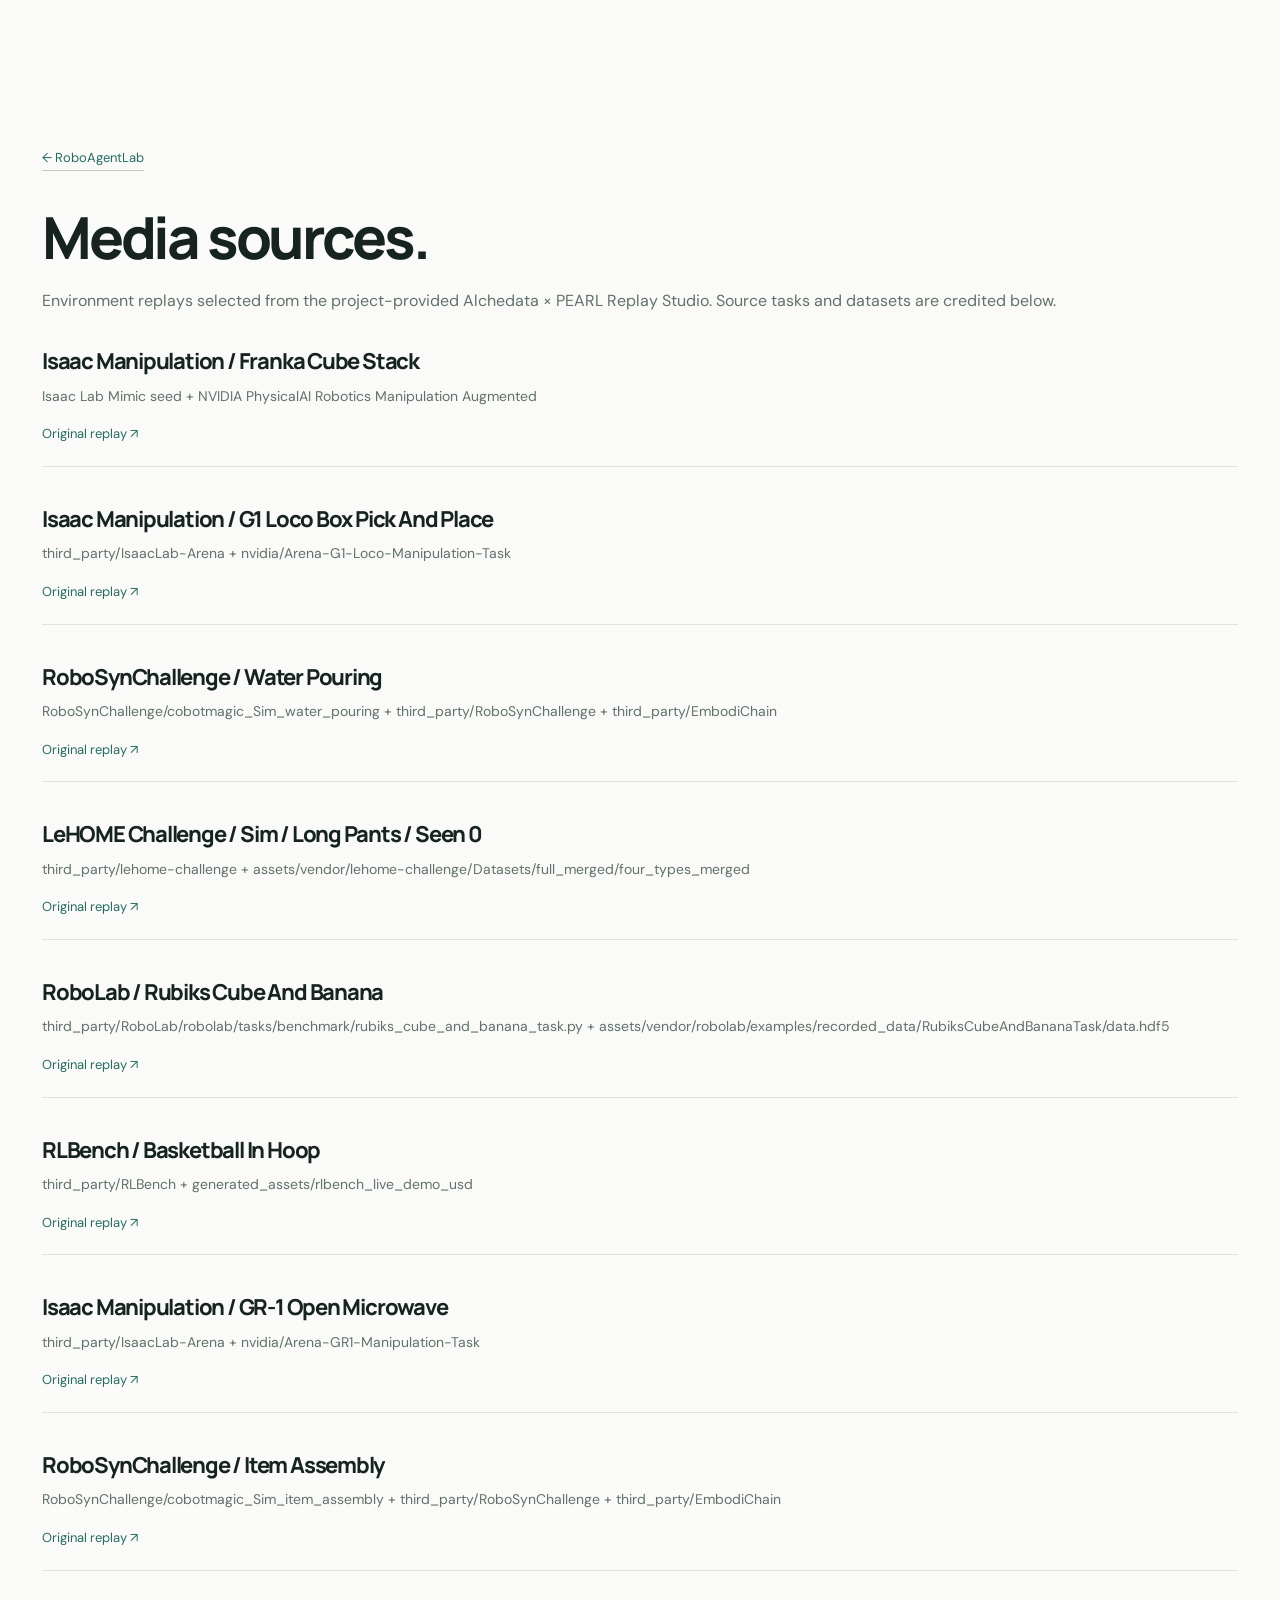
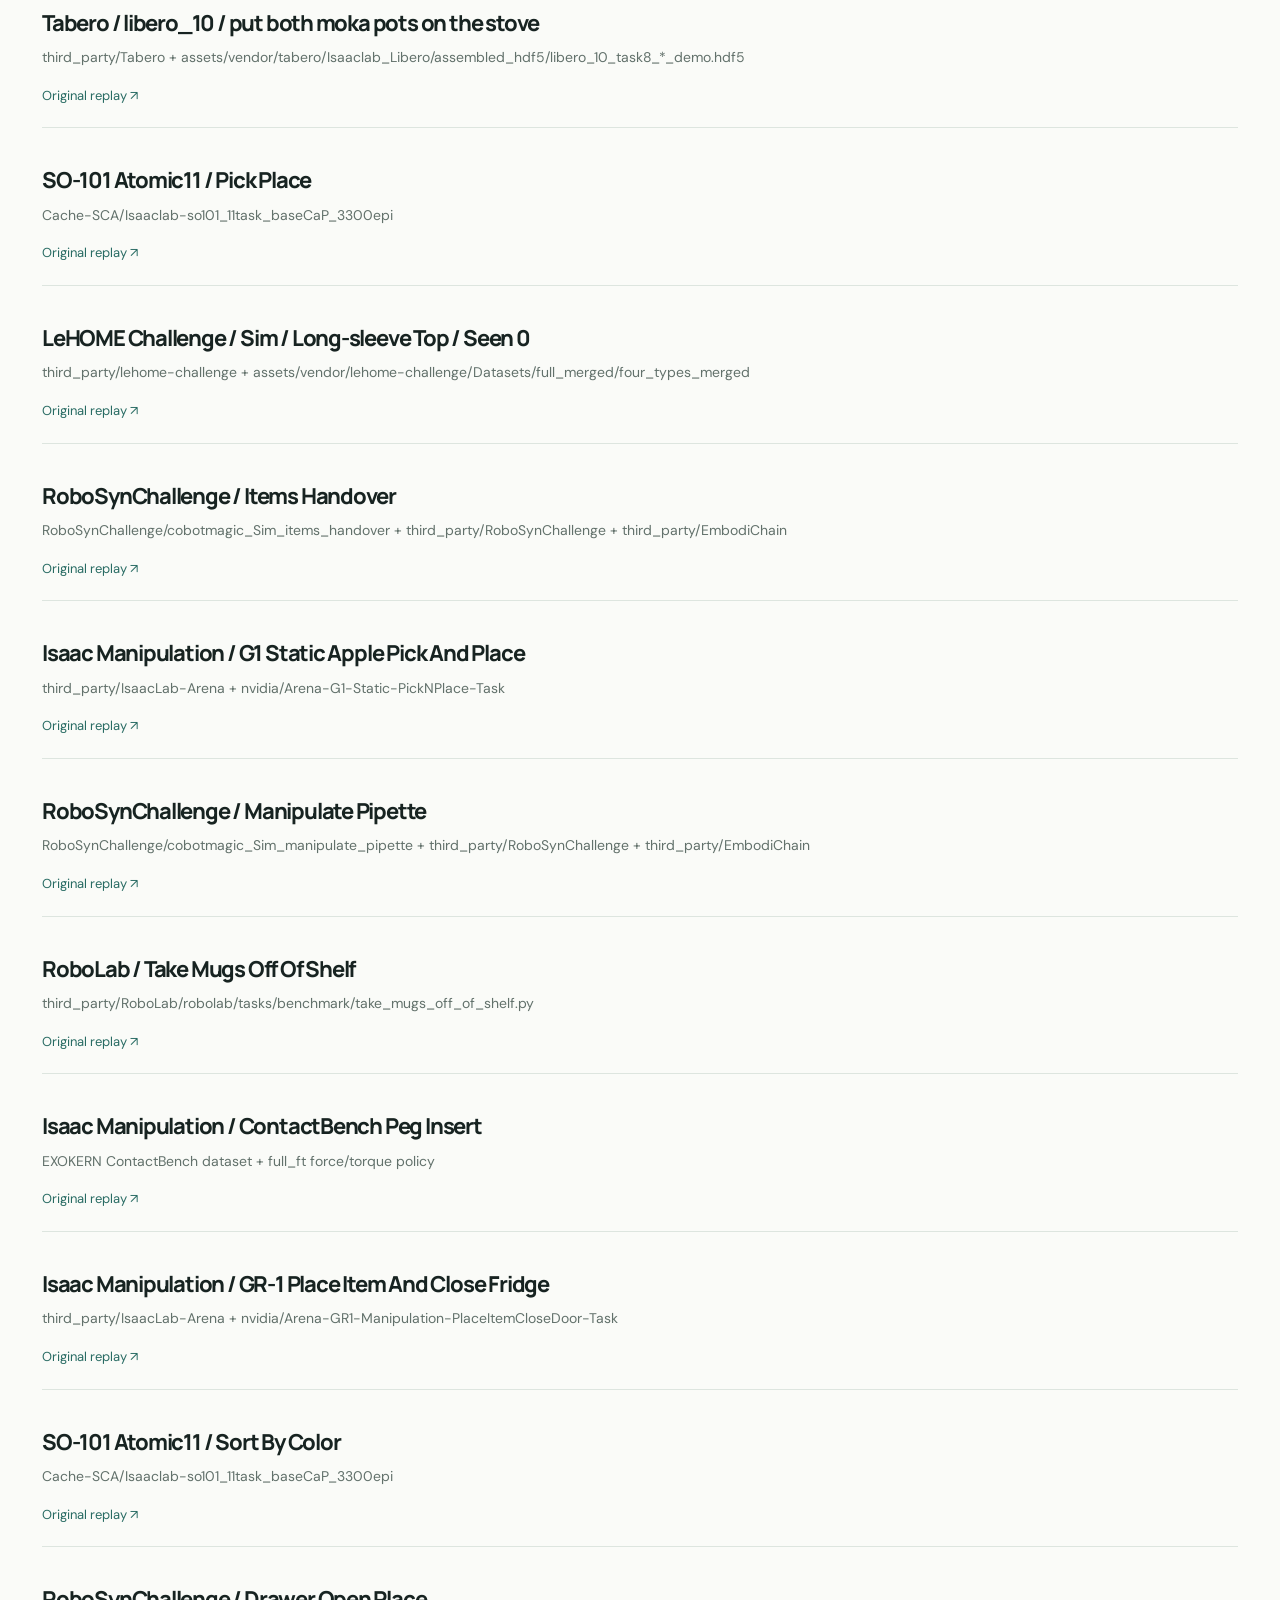
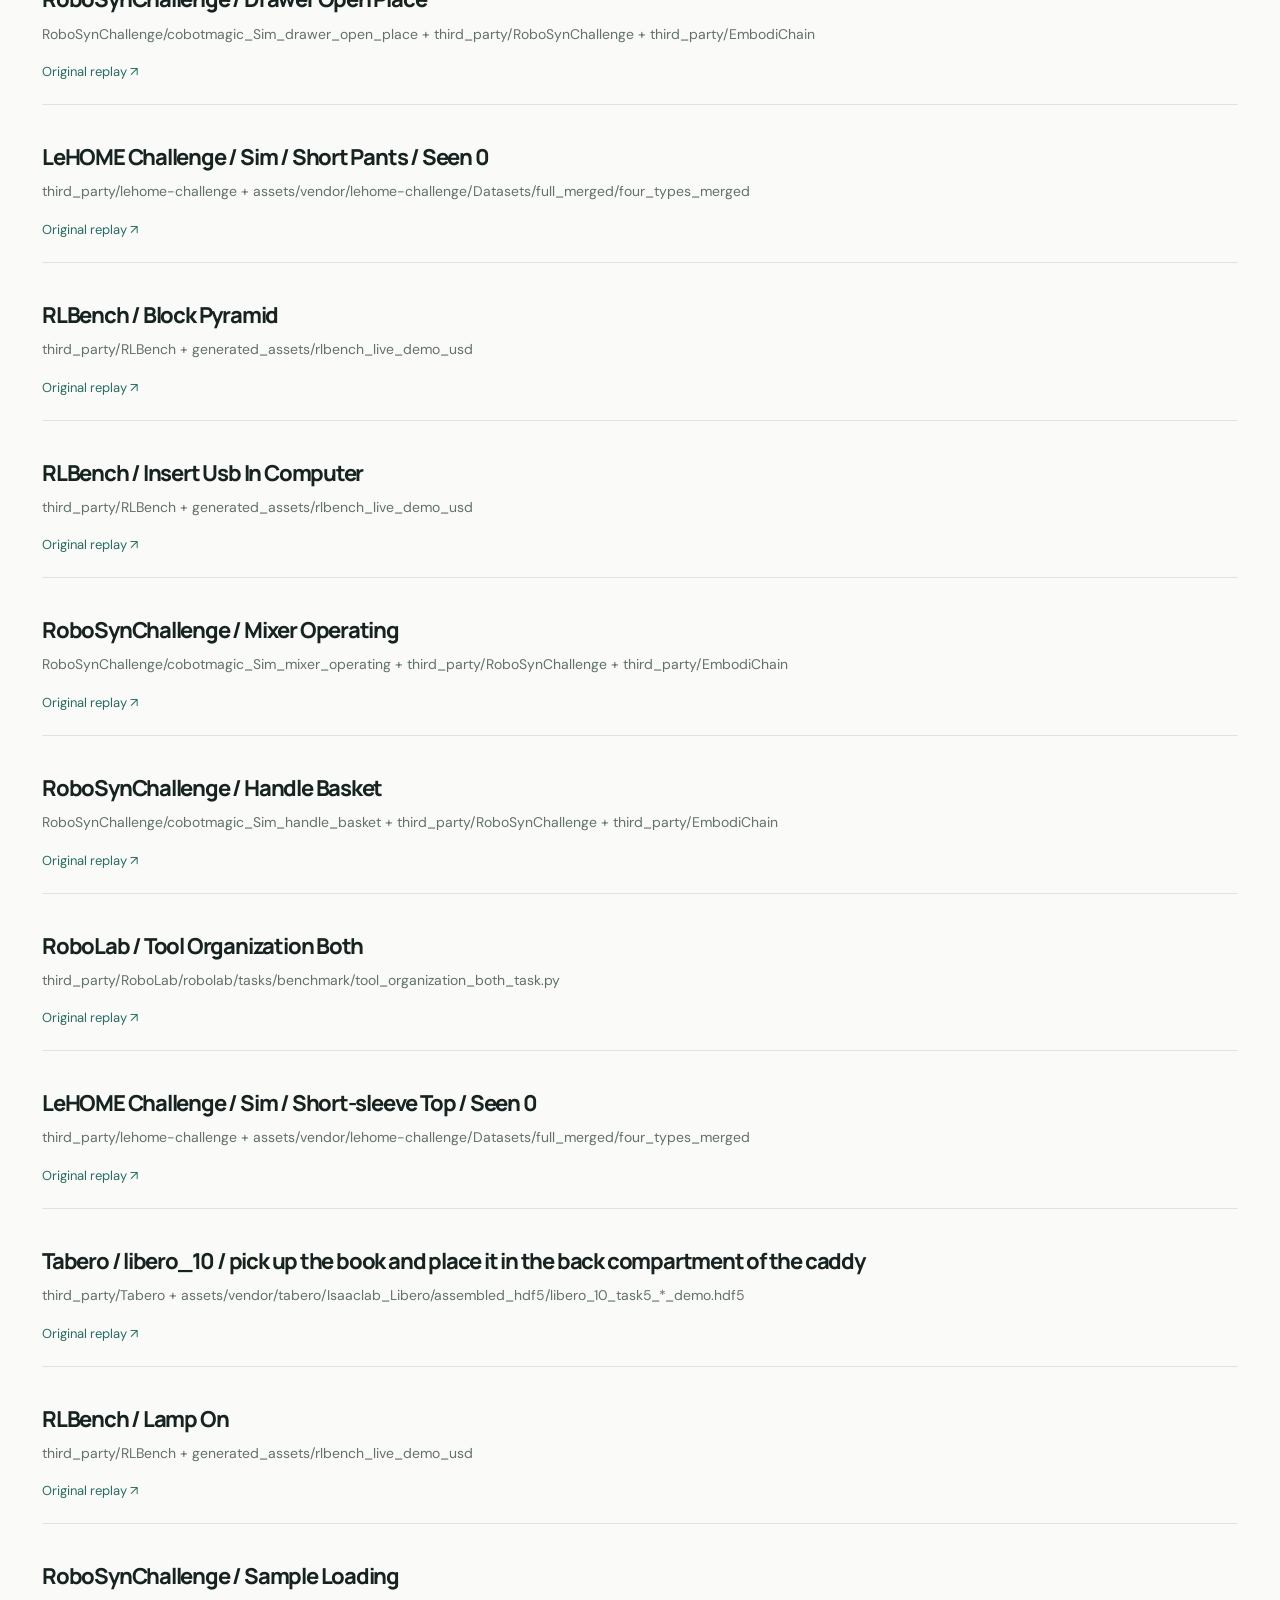
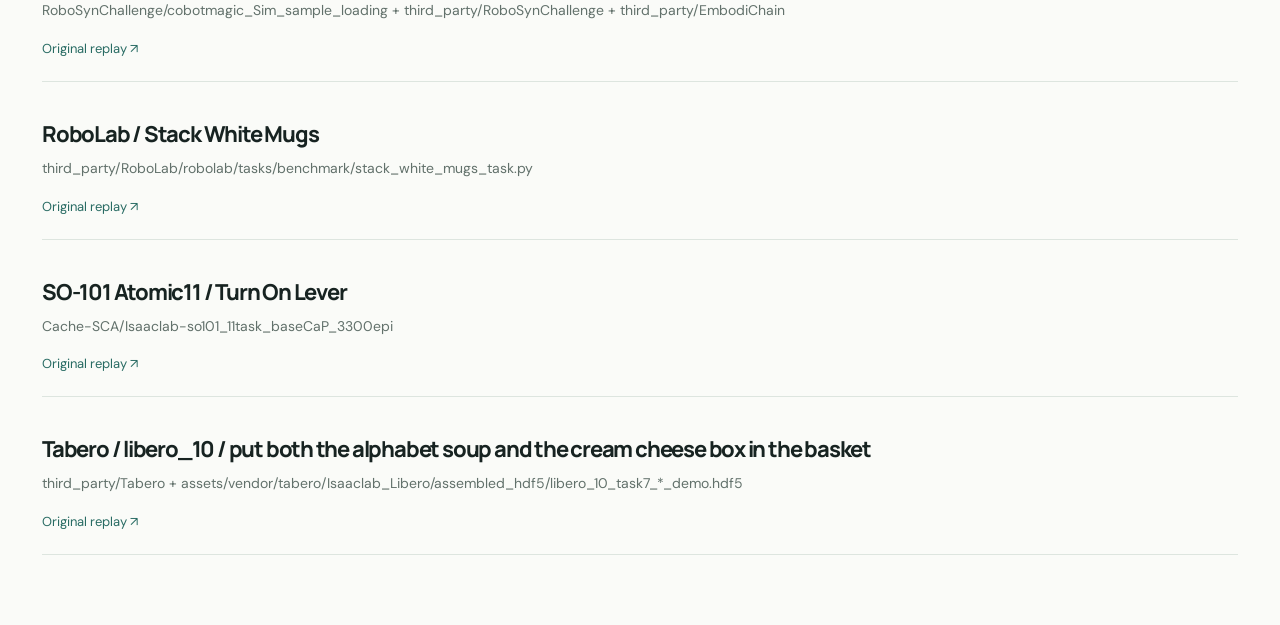
<file: web/credits.html>
<!doctype html>
<html lang="en"><head><meta charset="utf-8"><meta name="viewport" content="width=device-width,initial-scale=1"><title>Media sources — RoboAgentLab</title><link rel="stylesheet" href="site.css"><link rel="icon" href="assets/logo.png"></head>
<body><main class="page-main"><a class="text-link" href="./">← RoboAgentLab</a><h1 style="margin-top:35px">Media sources.</h1><p>Environment replays selected from the project-provided Alchedata × PEARL Replay Studio. Source tasks and datasets are credited below.</p><div class="credits-list"><article><h2>Isaac Manipulation / Franka Cube Stack</h2><p>Isaac Lab Mimic seed + NVIDIA PhysicalAI Robotics Manipulation Augmented</p><a href="https://pearl-self-improving-agents.linslabnus.chatgpt.site/demos?collection=agenticsim&amp;pipeline=demo_isaac_manipulation_franka_cube_stack">Original replay ↗</a></article><article><h2>Isaac Manipulation / G1 Loco Box Pick And Place</h2><p>third_party/IsaacLab-Arena + nvidia/Arena-G1-Loco-Manipulation-Task</p><a href="https://pearl-self-improving-agents.linslabnus.chatgpt.site/demos?collection=agenticsim&amp;pipeline=demo_isaac_manipulation_g1_loco_pick_place">Original replay ↗</a></article><article><h2>RoboSynChallenge / Water Pouring</h2><p>RoboSynChallenge/cobotmagic_Sim_water_pouring + third_party/RoboSynChallenge + third_party/EmbodiChain</p><a href="https://pearl-self-improving-agents.linslabnus.chatgpt.site/demos?collection=agenticsim&amp;pipeline=demo_robosynchallenge_water_pouring">Original replay ↗</a></article><article><h2>LeHOME Challenge / Sim / Long Pants / Seen 0</h2><p>third_party/lehome-challenge + assets/vendor/lehome-challenge/Datasets/full_merged/four_types_merged</p><a href="https://pearl-self-improving-agents.linslabnus.chatgpt.site/demos?collection=agenticsim&amp;pipeline=demo_lehome_challenge_sim_pant_long_seen_0">Original replay ↗</a></article><article><h2>RoboLab / Rubiks Cube And Banana</h2><p>third_party/RoboLab/robolab/tasks/benchmark/rubiks_cube_and_banana_task.py + assets/vendor/robolab/examples/recorded_data/RubiksCubeAndBananaTask/data.hdf5</p><a href="https://pearl-self-improving-agents.linslabnus.chatgpt.site/demos?collection=agenticsim&amp;pipeline=demo_robolab_rubiks_cube_and_banana">Original replay ↗</a></article><article><h2>RLBench / Basketball In Hoop</h2><p>third_party/RLBench + generated_assets/rlbench_live_demo_usd</p><a href="https://pearl-self-improving-agents.linslabnus.chatgpt.site/demos?collection=agenticsim&amp;pipeline=demo_rlbench_basketball_in_hoop">Original replay ↗</a></article><article><h2>Isaac Manipulation / GR-1 Open Microwave</h2><p>third_party/IsaacLab-Arena + nvidia/Arena-GR1-Manipulation-Task</p><a href="https://pearl-self-improving-agents.linslabnus.chatgpt.site/demos?collection=agenticsim&amp;pipeline=demo_isaac_manipulation_gr1_open_microwave">Original replay ↗</a></article><article><h2>RoboSynChallenge / Item Assembly</h2><p>RoboSynChallenge/cobotmagic_Sim_item_assembly + third_party/RoboSynChallenge + third_party/EmbodiChain</p><a href="https://pearl-self-improving-agents.linslabnus.chatgpt.site/demos?collection=agenticsim&amp;pipeline=demo_robosynchallenge_item_assembly">Original replay ↗</a></article><article><h2>Tabero / libero_10 / put both moka pots on the stove</h2><p>third_party/Tabero + assets/vendor/tabero/Isaaclab_Libero/assembled_hdf5/libero_10_task8_*_demo.hdf5</p><a href="https://pearl-self-improving-agents.linslabnus.chatgpt.site/demos?collection=agenticsim&amp;pipeline=demo_tabero_libero_10_task8">Original replay ↗</a></article><article><h2>SO-101 Atomic11 / Pick Place</h2><p>Cache-SCA/Isaaclab-so101_11task_baseCaP_3300epi</p><a href="https://pearl-self-improving-agents.linslabnus.chatgpt.site/demos?collection=agenticsim&amp;pipeline=demo_isaac_manipulation_so101_pick_place">Original replay ↗</a></article><article><h2>LeHOME Challenge / Sim / Long-sleeve Top / Seen 0</h2><p>third_party/lehome-challenge + assets/vendor/lehome-challenge/Datasets/full_merged/four_types_merged</p><a href="https://pearl-self-improving-agents.linslabnus.chatgpt.site/demos?collection=agenticsim&amp;pipeline=demo_lehome_challenge_sim_top_long_seen_0">Original replay ↗</a></article><article><h2>RoboSynChallenge / Items Handover</h2><p>RoboSynChallenge/cobotmagic_Sim_items_handover + third_party/RoboSynChallenge + third_party/EmbodiChain</p><a href="https://pearl-self-improving-agents.linslabnus.chatgpt.site/demos?collection=agenticsim&amp;pipeline=demo_robosynchallenge_items_handover">Original replay ↗</a></article><article><h2>Isaac Manipulation / G1 Static Apple Pick And Place</h2><p>third_party/IsaacLab-Arena + nvidia/Arena-G1-Static-PickNPlace-Task</p><a href="https://pearl-self-improving-agents.linslabnus.chatgpt.site/demos?collection=agenticsim&amp;pipeline=demo_isaac_manipulation_g1_static_apple_pick_place">Original replay ↗</a></article><article><h2>RoboSynChallenge / Manipulate Pipette</h2><p>RoboSynChallenge/cobotmagic_Sim_manipulate_pipette + third_party/RoboSynChallenge + third_party/EmbodiChain</p><a href="https://pearl-self-improving-agents.linslabnus.chatgpt.site/demos?collection=agenticsim&amp;pipeline=demo_robosynchallenge_manipulate_pipette">Original replay ↗</a></article><article><h2>RoboLab / Take Mugs Off Of Shelf</h2><p>third_party/RoboLab/robolab/tasks/benchmark/take_mugs_off_of_shelf.py</p><a href="https://pearl-self-improving-agents.linslabnus.chatgpt.site/demos?collection=agenticsim&amp;pipeline=demo_robolab_take_mugs_off_of_shelf">Original replay ↗</a></article><article><h2>Isaac Manipulation / ContactBench Peg Insert</h2><p>EXOKERN ContactBench dataset + full_ft force/torque policy</p><a href="https://pearl-self-improving-agents.linslabnus.chatgpt.site/demos?collection=agenticsim&amp;pipeline=demo_isaac_manipulation_contactbench_peginsert">Original replay ↗</a></article><article><h2>Isaac Manipulation / GR-1 Place Item And Close Fridge</h2><p>third_party/IsaacLab-Arena + nvidia/Arena-GR1-Manipulation-PlaceItemCloseDoor-Task</p><a href="https://pearl-self-improving-agents.linslabnus.chatgpt.site/demos?collection=agenticsim&amp;pipeline=demo_isaac_manipulation_gr1_place_item_close_door">Original replay ↗</a></article><article><h2>SO-101 Atomic11 / Sort By Color</h2><p>Cache-SCA/Isaaclab-so101_11task_baseCaP_3300epi</p><a href="https://pearl-self-improving-agents.linslabnus.chatgpt.site/demos?collection=agenticsim&amp;pipeline=demo_isaac_manipulation_so101_sort_by_color">Original replay ↗</a></article><article><h2>RoboSynChallenge / Drawer Open Place</h2><p>RoboSynChallenge/cobotmagic_Sim_drawer_open_place + third_party/RoboSynChallenge + third_party/EmbodiChain</p><a href="https://pearl-self-improving-agents.linslabnus.chatgpt.site/demos?collection=agenticsim&amp;pipeline=demo_robosynchallenge_drawer_open_place">Original replay ↗</a></article><article><h2>LeHOME Challenge / Sim / Short Pants / Seen 0</h2><p>third_party/lehome-challenge + assets/vendor/lehome-challenge/Datasets/full_merged/four_types_merged</p><a href="https://pearl-self-improving-agents.linslabnus.chatgpt.site/demos?collection=agenticsim&amp;pipeline=demo_lehome_challenge_sim_pant_short_seen_0">Original replay ↗</a></article><article><h2>RLBench / Block Pyramid</h2><p>third_party/RLBench + generated_assets/rlbench_live_demo_usd</p><a href="https://pearl-self-improving-agents.linslabnus.chatgpt.site/demos?collection=agenticsim&amp;pipeline=demo_rlbench_block_pyramid">Original replay ↗</a></article><article><h2>RLBench / Insert Usb In Computer</h2><p>third_party/RLBench + generated_assets/rlbench_live_demo_usd</p><a href="https://pearl-self-improving-agents.linslabnus.chatgpt.site/demos?collection=agenticsim&amp;pipeline=demo_rlbench_insert_usb_in_computer">Original replay ↗</a></article><article><h2>RoboSynChallenge / Mixer Operating</h2><p>RoboSynChallenge/cobotmagic_Sim_mixer_operating + third_party/RoboSynChallenge + third_party/EmbodiChain</p><a href="https://pearl-self-improving-agents.linslabnus.chatgpt.site/demos?collection=agenticsim&amp;pipeline=demo_robosynchallenge_mixer_operating">Original replay ↗</a></article><article><h2>RoboSynChallenge / Handle Basket</h2><p>RoboSynChallenge/cobotmagic_Sim_handle_basket + third_party/RoboSynChallenge + third_party/EmbodiChain</p><a href="https://pearl-self-improving-agents.linslabnus.chatgpt.site/demos?collection=agenticsim&amp;pipeline=demo_robosynchallenge_handle_basket">Original replay ↗</a></article><article><h2>RoboLab / Tool Organization Both</h2><p>third_party/RoboLab/robolab/tasks/benchmark/tool_organization_both_task.py</p><a href="https://pearl-self-improving-agents.linslabnus.chatgpt.site/demos?collection=agenticsim&amp;pipeline=demo_robolab_tool_organization_both">Original replay ↗</a></article><article><h2>LeHOME Challenge / Sim / Short-sleeve Top / Seen 0</h2><p>third_party/lehome-challenge + assets/vendor/lehome-challenge/Datasets/full_merged/four_types_merged</p><a href="https://pearl-self-improving-agents.linslabnus.chatgpt.site/demos?collection=agenticsim&amp;pipeline=demo_lehome_challenge_sim_top_short_seen_0">Original replay ↗</a></article><article><h2>Tabero / libero_10 / pick up the book and place it in the back compartment of the caddy</h2><p>third_party/Tabero + assets/vendor/tabero/Isaaclab_Libero/assembled_hdf5/libero_10_task5_*_demo.hdf5</p><a href="https://pearl-self-improving-agents.linslabnus.chatgpt.site/demos?collection=agenticsim&amp;pipeline=demo_tabero_libero_10_task5">Original replay ↗</a></article><article><h2>RLBench / Lamp On</h2><p>third_party/RLBench + generated_assets/rlbench_live_demo_usd</p><a href="https://pearl-self-improving-agents.linslabnus.chatgpt.site/demos?collection=agenticsim&amp;pipeline=demo_rlbench_lamp_on">Original replay ↗</a></article><article><h2>RoboSynChallenge / Sample Loading</h2><p>RoboSynChallenge/cobotmagic_Sim_sample_loading + third_party/RoboSynChallenge + third_party/EmbodiChain</p><a href="https://pearl-self-improving-agents.linslabnus.chatgpt.site/demos?collection=agenticsim&amp;pipeline=demo_robosynchallenge_sample_loading">Original replay ↗</a></article><article><h2>RoboLab / Stack White Mugs</h2><p>third_party/RoboLab/robolab/tasks/benchmark/stack_white_mugs_task.py</p><a href="https://pearl-self-improving-agents.linslabnus.chatgpt.site/demos?collection=agenticsim&amp;pipeline=demo_robolab_stack_white_mugs">Original replay ↗</a></article><article><h2>SO-101 Atomic11 / Turn On Lever</h2><p>Cache-SCA/Isaaclab-so101_11task_baseCaP_3300epi</p><a href="https://pearl-self-improving-agents.linslabnus.chatgpt.site/demos?collection=agenticsim&amp;pipeline=demo_isaac_manipulation_so101_turn_on_lever">Original replay ↗</a></article><article><h2>Tabero / libero_10 / put both the alphabet soup and the cream cheese box in the basket</h2><p>third_party/Tabero + assets/vendor/tabero/Isaaclab_Libero/assembled_hdf5/libero_10_task7_*_demo.hdf5</p><a href="https://pearl-self-improving-agents.linslabnus.chatgpt.site/demos?collection=agenticsim&amp;pipeline=demo_tabero_libero_10_task7">Original replay ↗</a></article></div></main></body></html>
</file>
<file: web/site.css>
@import url('https://fonts.googleapis.com/css2?family=DM+Sans:wght@400;450;500;550;600;650;700&family=Manrope:wght@400;500;600;650;700;750;800&display=swap');
:root{--ink:#172321;--muted:#62716b;--line:#dde5df;--paper:#fafbf8;--green:#286b63;--pale:#edf2e9;--font:'DM Sans',ui-sans-serif,system-ui,sans-serif;--heading:'Manrope',ui-sans-serif,system-ui,sans-serif}
*{box-sizing:border-box}html{scroll-behavior:smooth;scroll-padding-top:100px}body{margin:0;background:var(--paper);color:var(--ink);font-family:var(--font);line-height:1.55}a{color:inherit;text-decoration:none}button,input,select{font:inherit}button,a{touch-action:manipulation}button{cursor:pointer}a:focus-visible,button:focus-visible,input:focus-visible,select:focus-visible{outline:3px solid #35a18c;outline-offset:4px}img{max-width:100%}button{color:inherit}h1,h2,h3,p{margin-top:0}h1,h2,h3{font-family:var(--heading);font-weight:750;letter-spacing:-.055em;line-height:1.1}h2{font-size:clamp(32px,4.1vw,56px);margin-bottom:0}h3{font-size:26px}p{color:var(--muted)}.skip-link{position:fixed;top:-80px;left:20px;z-index:1000;padding:12px;background:white}.skip-link:focus{top:10px}
.nav-wrap{position:absolute;inset:20px 26px auto;z-index:20}.nav{max-width:1440px;margin:auto;padding:12px 20px;display:flex;align-items:center;justify-content:space-between;gap:20px;background:#ffffffdf;border:1px solid #fff;border-radius:40px;backdrop-filter:blur(20px);box-shadow:0 4px 24px #17232108}.brand{display:flex;align-items:center;gap:9px;font-family:var(--heading);font-weight:800;letter-spacing:-.04em;font-size:20px;white-space:nowrap}.brand img{border-radius:9px}.nav-links{display:flex;align-items:center;gap:27px;font-size:14px;font-weight:550}.nav-links a:hover{color:var(--green)}.nav-github{display:flex;padding:7px;background:#eff3ef;border-radius:50%}.nav-toggle{display:none;border:0;background:none}
.hero{position:relative;min-height:740px;height:100svh;max-height:1100px;overflow:hidden;background:#e8eee8;isolation:isolate}.hero:after{content:"";position:absolute;inset:0;z-index:-1;background-image:linear-gradient(#17232103 1px,transparent 1px),linear-gradient(90deg,#17232103 1px,transparent 1px);background-size:34px 34px;pointer-events:none}.hero-wall{position:absolute;inset:-90px -170px -130px 39%;display:grid;grid-template-columns:repeat(3,1fr);gap:20px;transform:rotate(-11deg);z-index:-3}.wall-col{display:flex;flex-direction:column;gap:20px;min-width:0}.wall-col:nth-child(2){transform:translateY(90px)}.wall-col:nth-child(3){transform:translateY(-55px)}.wall-col img,.wall-col video{height:275px;width:100%;object-fit:cover;border-radius:20px;background:#d5dfd8;box-shadow:0 5px 15px #14251c15}.hero-shade{position:absolute;inset:0;z-index:-2;background:linear-gradient(90deg,#f2f5ef 0%,#f2f5eff5 25%,#f2f5efcf 43%,#f2f5ef66 65%,#f2f5ef0d 100%),linear-gradient(0deg,#e8eee8 0%,transparent 14%)}.hero-content{max-width:1440px;margin:auto;padding:150px 60px 100px}.eyebrow{font-size:11px;letter-spacing:.14em;font-weight:700;color:var(--muted);display:flex;align-items:center;gap:10px;margin-bottom:22px}.eyebrow a{font-size:10px;letter-spacing:0;padding:2px 8px;background:#ffffff8c;border:1px solid #cbd8d0;border-radius:20px}.status-dot{width:6px;height:6px;border-radius:100%;background:#44856b;box-shadow:0 0 0 4px #44856b12}.hero h1{font-size:clamp(66px,6.7vw,100px);line-height:1.01;letter-spacing:-.075em;max-width:740px;margin-bottom:24px}.hero h1 em{font-style:normal;color:var(--green)}.hero-description{font-size:19px;line-height:1.6;color:#4a5a53;margin-bottom:28px}.hero-actions{display:flex;gap:9px;flex-wrap:wrap;max-width:750px}.button{display:inline-flex;align-items:center;justify-content:center;gap:10px;padding:13px 19px;border:1px solid #bac8bf;border-radius:30px;font-size:13px;font-weight:600;transition:background .2s,transform .2s;white-space:nowrap}.button:hover{transform:translateY(-2px)}.primary{background:var(--ink);color:white;border-color:var(--ink)}.primary:hover{background:var(--green)}.secondary{background:#ffffffa8}.secondary:hover{background:white}.tiny-label{font-size:10px;letter-spacing:.14em;font-weight:700;color:var(--muted)}
.section{max-width:1320px;margin:auto;padding:105px 42px}.section-top{display:flex;justify-content:space-between;align-items:flex-end;gap:50px;margin-bottom:38px}.section-top .eyebrow{margin-bottom:17px}.section-intro{max-width:390px;font-size:16px;line-height:1.75;margin-bottom:4px}.filter-row{display:flex;gap:8px;flex-wrap:wrap;margin-bottom:23px}.filter-row button{border:1px solid var(--line);background:transparent;border-radius:25px;padding:8px 16px;font-size:12px}.filter-row button.active{background:var(--ink);border-color:var(--ink);color:white}.demo-grid{display:grid;grid-template-columns:repeat(3,1fr);gap:24px}.demo-card{display:block;text-align:left;border:0;padding:0;background:transparent;min-width:0}.demo-card[hidden]{display:none}.demo-image{position:relative;overflow:hidden;border-radius:14px;background:#e7ece6;aspect-ratio:16/10;outline:1px solid #162c1b0d}.demo-image img{width:100%;height:100%;object-fit:contain;transition:transform .4s}.demo-card:hover .demo-image img{transform:scale(1.025)}.play-icon{position:absolute;right:14px;bottom:14px;width:34px;height:34px;background:#ffffffe6;border-radius:100%;display:grid;place-items:center;font-size:12px;padding-left:2px}.demo-meta{padding:14px 2px 4px}.demo-meta span{font-size:10px;font-weight:650;letter-spacing:.1em;color:var(--muted)}.demo-meta h3{font-family:var(--font);font-weight:550;font-size:17px;line-height:1.4;letter-spacing:-.015em;margin:4px 0}.source-note{font-size:11px;margin:25px 0 0}.source-note a{text-decoration:underline;text-underline-offset:3px}.platform-section{background:#edf2e9;border-top:1px solid var(--line);border-bottom:1px solid var(--line)}.architecture{max-width:1030px;margin:50px auto 35px}.architecture-agent{width:300px;padding:23px 20px;text-align:center;border:1px solid #a7bdb1;border-radius:15px;margin:auto;background:#fbfdf8;box-shadow:0 8px 25px #203a2c05}.architecture-agent strong{display:block;font-family:var(--heading);font-size:27px;letter-spacing:-.035em;margin:5px 0}.architecture-agent>span:last-child{font-size:13px;color:var(--muted)}.architecture-arrow{display:flex;justify-content:center;gap:20px;align-items:center;padding:18px;color:var(--muted);font-size:11px}.architecture-arrow b{font-size:23px;color:var(--green)}.architecture-interface{display:flex;align-items:center;justify-content:space-between;border:1px solid #a7bdb1;padding:25px 30px;border-radius:12px;background:#dce8dc}.architecture-interface strong{display:block;font-size:20px;letter-spacing:-.025em}.interface-pills{display:flex;gap:8px}.interface-pills span{font-size:12px;border:1px solid #abc1b0;border-radius:20px;padding:8px 13px;background:#ffffff6b}.architecture-services{display:grid;grid-template-columns:repeat(4,1fr);gap:14px;margin-top:24px}.architecture-services div{border:1px solid #c4d2c7;border-radius:10px;background:#f8fbf5;padding:23px 15px;text-align:center;position:relative}.architecture-services div:before{content:"";height:25px;position:absolute;top:-25px;left:50%;border-left:1px solid #a7bdb1}.architecture-services b{display:block;font-size:15px}.architecture-services span{font-size:12px;color:var(--muted)}.platform-links{display:flex;justify-content:center;gap:40px;font-size:13px}.platform-links a{border-bottom:1px solid #a7bdb1;padding-bottom:4px}.platform-links span{margin-left:10px}.text-link{font-size:13px;color:var(--green);white-space:nowrap;border-bottom:1px solid #bdcdc2;padding-bottom:4px}.roles{display:grid;grid-template-columns:repeat(3,1fr);border-top:1px solid var(--line);border-bottom:1px solid var(--line)}.role{padding:35px 30px 26px;display:flex;flex-direction:column;border-right:1px solid var(--line);transition:background .2s}.role:first-child{padding-left:0}.role:last-child{border-right:0}.role:hover{background:#edf2e977}.role-num{font-size:11px;letter-spacing:.1em;color:var(--green);font-weight:600;margin-bottom:28px}.role h3{font-size:32px;line-height:1.15;margin-bottom:20px}.role p{font-size:15px;max-width:300px}.role-bottom{margin-top:auto;padding-top:28px;font-size:11px;color:var(--muted);display:flex;justify-content:space-between}.role-bottom b{font-size:16px}.paper-strip{margin-top:50px;padding:32px;background:#f0f3ee;border-radius:12px;display:flex;justify-content:space-between;align-items:center;gap:35px}.paper-strip h3{font-size:21px;line-height:1.45;letter-spacing:-.03em;margin:10px 0 0}.paper-strip a{font-size:12px;white-space:nowrap;color:var(--green)}.data-section{padding-top:20px}.data-grid{display:grid;grid-template-columns:1fr 1fr;gap:24px}.data-card{padding:35px;background:#eff3ef;border:1px solid var(--line);border-radius:14px}.data-card:nth-child(2){background:#f3f0e9}.data-card h3{margin:24px 0 18px;font-size:27px}.data-card p{font-size:15px;max-width:460px}.data-card>span:last-child{display:block;font-size:12px;font-weight:600;margin-top:27px;color:var(--green)}.start-section{background:#dfe9dd;text-align:center;padding:85px 20px}.start-section .eyebrow{justify-content:center}.start-section h2{font-size:48px;margin-bottom:30px}footer{max-width:1320px;padding:45px 42px 30px;margin:auto;display:grid;grid-template-columns:1fr auto;gap:14px}footer p{font-size:12px;margin:0}footer>div{grid-column:2;grid-row:1/3;display:flex;align-items:center;gap:22px;font-size:12px}footer small{grid-column:1/-1;font-size:10px;color:var(--muted);border-top:1px solid var(--line);padding-top:20px;margin-top:15px}
dialog{border:1px solid #d4ded6;border-radius:18px;width:min(960px,94vw);padding:20px;background:var(--paper);box-shadow:0 30px 100px #0005}dialog::backdrop{background:#101b17b3;backdrop-filter:blur(5px)}.dialog-top{display:flex;justify-content:space-between;align-items:center;gap:20px;margin-bottom:16px}.dialog-top h2{font-size:20px;letter-spacing:-.02em}.dialog-top button{font-size:30px;line-height:1;background:transparent;border:0}dialog video{width:100%;max-height:70vh;background:#101815;border-radius:8px}dialog>a{display:block;text-align:right;font-size:12px;margin-top:10px;color:var(--green)}
.page-main{max-width:1280px;margin:auto;padding:145px 42px 70px;min-height:80vh}.page-main h1{font-size:58px;margin-bottom:20px}.library-controls{display:flex;flex-wrap:wrap;gap:12px;align-items:center;margin:30px 0 20px}.library-controls input[type=search]{flex:1;min-width:220px;padding:14px 16px;border:1px solid #bdcdc2;border-radius:10px;background:white}.library-controls select{max-width:100%;padding:14px;border:1px solid #bdcdc2;border-radius:10px;background:white;font-size:13px}.library-controls label{font-size:13px;display:flex;align-items:center;gap:8px}.result-count{font-size:12px;margin:15px 0 25px}.paper-list{display:grid;grid-template-columns:1fr 1fr;gap:14px}.paper-card{padding:23px;border:1px solid var(--line);border-radius:12px;background:white;display:flex;flex-direction:column}.paper-card h2{font-family:var(--font);font-size:17px;letter-spacing:-.015em;line-height:1.5;margin:8px 0 17px}.paper-card h2 a:hover{text-decoration:underline}.paper-card .paper-year{font-size:11px;color:var(--muted)}.paper-card .paper-tags{font-size:11px;color:var(--muted);margin-top:auto;line-height:1.7}.paper-card .paper-links{display:flex;align-items:center;gap:20px;font-size:12px;margin-top:14px;color:var(--green)}.paper-links a{display:flex;gap:5px;align-items:center}.load-more{margin:30px auto;display:block;border:1px solid #bdcdc2;padding:12px 25px;border-radius:25px;background:white}.empty-state{padding:50px;text-align:center;color:var(--muted);border:1px dashed var(--line);border-radius:12px}.credits-list{display:grid;gap:20px}.credits-list article{border-bottom:1px solid var(--line);padding:20px 0}.credits-list h2{font-size:22px;margin-bottom:12px}.credits-list p{font-size:14px}.credits-list a{color:var(--green);font-size:13px}
.hero-wall{inset:-120px -130px auto 28%;grid-template-columns:repeat(4,1fr);gap:14px;transform:rotate(-12deg);height:1800px}.wall-col{gap:14px;animation:wall-drift 85s ease-in-out infinite alternate;will-change:transform}.wall-col:nth-child(2){transform:none;animation-delay:-30s}.wall-col:nth-child(3){transform:none;animation-delay:-55s}.wall-col:nth-child(4){animation-delay:-15s}.wall-col video{height:auto;aspect-ratio:4/3;min-height:150px;flex-shrink:0;border-radius:13px;object-fit:contain;background:#e0e5df}.hero-shade{background:linear-gradient(90deg,#f2f5effa 0%,#f2f5eff0 22%,#f2f5efcc 40%,#f2f5ef33 67%,#f2f5ef08 100%),linear-gradient(0deg,#e8eee8 0%,transparent 12%)}.motion-toggle{position:absolute;bottom:30px;right:30px;border:1px solid #bac8bf;background:#ffffffe0;border-radius:20px;padding:8px 13px;font-size:11px;color:#344c40}.motion-paused .wall-col{animation-play-state:paused}.demo-image video{width:100%;height:100%;object-fit:contain;transition:transform .4s}.demo-card:hover .demo-image video{transform:scale(1.025)}.load-more[hidden]{display:none}.start-section{position:relative;isolation:isolate;overflow:hidden}.closing-wall{position:absolute;inset:-50px -40px;display:grid;grid-template-columns:repeat(3,1fr);gap:12px;transform:rotate(-7deg);z-index:-2}.closing-wall video{width:100%;height:220px;object-fit:cover;border-radius:14px}.start-section:before{content:"";position:absolute;inset:0;background:#e5eee0cf;z-index:-1}.start-content{position:relative}@keyframes wall-drift{from{translate:0 0}to{translate:0 -610px}}
@media(min-width:1600px){.hero-content{padding-top:175px}.hero h1{font-size:105px}}
@media(max-width:1000px){.nav-links{gap:18px}.hero-content{padding-left:40px}.hero-wall{left:35%;right:-340px;gap:14px}.hero-shade{background:linear-gradient(90deg,#f2f5efff 0%,#f2f5eff0 30%,#f2f5efb0 60%,#f2f5ef45 100%)}.hero-actions{max-width:550px}.hero{min-height:760px}.section{padding:80px 32px}.section-top{gap:25px}.section-intro{max-width:300px;font-size:14px}.demo-grid{gap:18px}.architecture-interface{gap:20px}.interface-pills{flex-direction:column}.role{padding-left:22px;padding-right:22px}.role h3{font-size:27px}.paper-strip{flex-direction:column;align-items:flex-start}footer{padding-left:32px;padding-right:32px}}
@media(max-width:720px){.nav-wrap{inset:12px 14px auto}.nav{padding:9px 14px;position:relative}.brand{font-size:18px}.nav-toggle{display:block;font-size:12px;padding:5px}.nav-links{display:none;position:absolute;top:65px;left:0;right:0;background:#fff;border:1px solid var(--line);border-radius:15px;padding:20px;flex-wrap:wrap;box-shadow:0 8px 20px #14251c10}.nav.open .nav-links{display:flex}.hero{height:auto;min-height:740px}.hero-content{padding:130px 24px 110px}.hero h1{font-size:66px;max-width:95%}.hero-wall{left:20%;right:-500px;opacity:.5}.hero-shade{background:linear-gradient(90deg,#f2f5eff2,#f2f5efad 70%,#f2f5ef75)}.hero .eyebrow{font-size:9px;letter-spacing:.1em}.hero-description{font-size:17px}.hero-actions{gap:8px;max-width:370px}.button{padding:11px 15px;font-size:12px}.hero-actions .primary{margin-right:100px}.section{padding:64px 24px}.section-top{display:block;margin-bottom:25px}.section-intro{margin-top:20px;max-width:100%}.section-top .text-link{display:inline-block;margin-top:25px}.demo-grid{grid-template-columns:1fr 1fr;gap:20px 12px}.demo-meta h3{font-size:14px}.demo-meta span{font-size:8px}.demo-image{border-radius:9px}.play-icon{width:27px;height:27px;right:9px;bottom:9px}.filter-row{gap:6px}.filter-row button{padding:7px 12px;font-size:11px}.architecture{margin-top:35px}.architecture-agent{max-width:90%}.architecture-arrow{gap:10px;text-align:center;padding:15px 0;font-size:9px}.architecture-interface{display:block;padding:22px}.architecture-interface strong{font-size:18px}.interface-pills{flex-direction:row;flex-wrap:wrap;margin-top:15px}.interface-pills span{font-size:10px}.architecture-services{grid-template-columns:1fr 1fr;gap:12px}.architecture-services div{padding:18px 10px}.architecture-services div:nth-child(n+3):before{display:none}.architecture-services b{font-size:13px}.architecture-services span{font-size:10px}.platform-links{gap:15px;flex-wrap:wrap;font-size:11px}.roles{grid-template-columns:1fr}.role,.role:first-child{padding:27px 0;border-right:0;border-bottom:1px solid var(--line)}.role:last-child{border-bottom:0}.role-num{margin-bottom:16px}.role h3{font-size:30px}.role p{max-width:100%}.role-bottom{padding-top:12px}.paper-strip{margin-top:30px;padding:24px}.paper-strip h3{font-size:18px}.paper-strip a{white-space:normal}.data-section{padding-top:0}.data-grid{grid-template-columns:1fr}.data-card{padding:27px}.data-card h3{font-size:24px}.start-section{padding:65px 24px}.start-section h2{font-size:36px}footer{display:flex;flex-direction:column;padding:35px 24px}footer>div{flex-wrap:wrap;gap:18px;margin:8px 0}.page-main{padding:120px 24px 50px}.page-main h1{font-size:42px}.paper-list{grid-template-columns:1fr}.library-controls select{width:100%}.library-controls input[type=search]{width:100%}.dialog-top h2{font-size:16px}}
@media(prefers-reduced-motion:reduce){html{scroll-behavior:auto}*,*:before,*:after{transition:none!important;animation:none!important}}
@media(max-width:720px){.hero-wall{left:5%;right:-250px;grid-template-columns:repeat(3,1fr);gap:10px;opacity:.65}.wall-col{gap:10px}.wall-col:nth-child(4){display:none}.wall-col video{min-height:140px}.motion-toggle{bottom:25px;right:18px;font-size:9px;padding:7px 10px}.closing-wall{grid-template-columns:repeat(2,1fr)}.closing-wall video{height:170px}}

.library-resources{margin-top:45px;padding-top:25px;border-top:1px solid var(--line)}
.library-resources>h2{font-size:28px;letter-spacing:-.035em}
.library-resources .paper-card p{font-size:14px;color:var(--muted);line-height:1.7}
</file>
